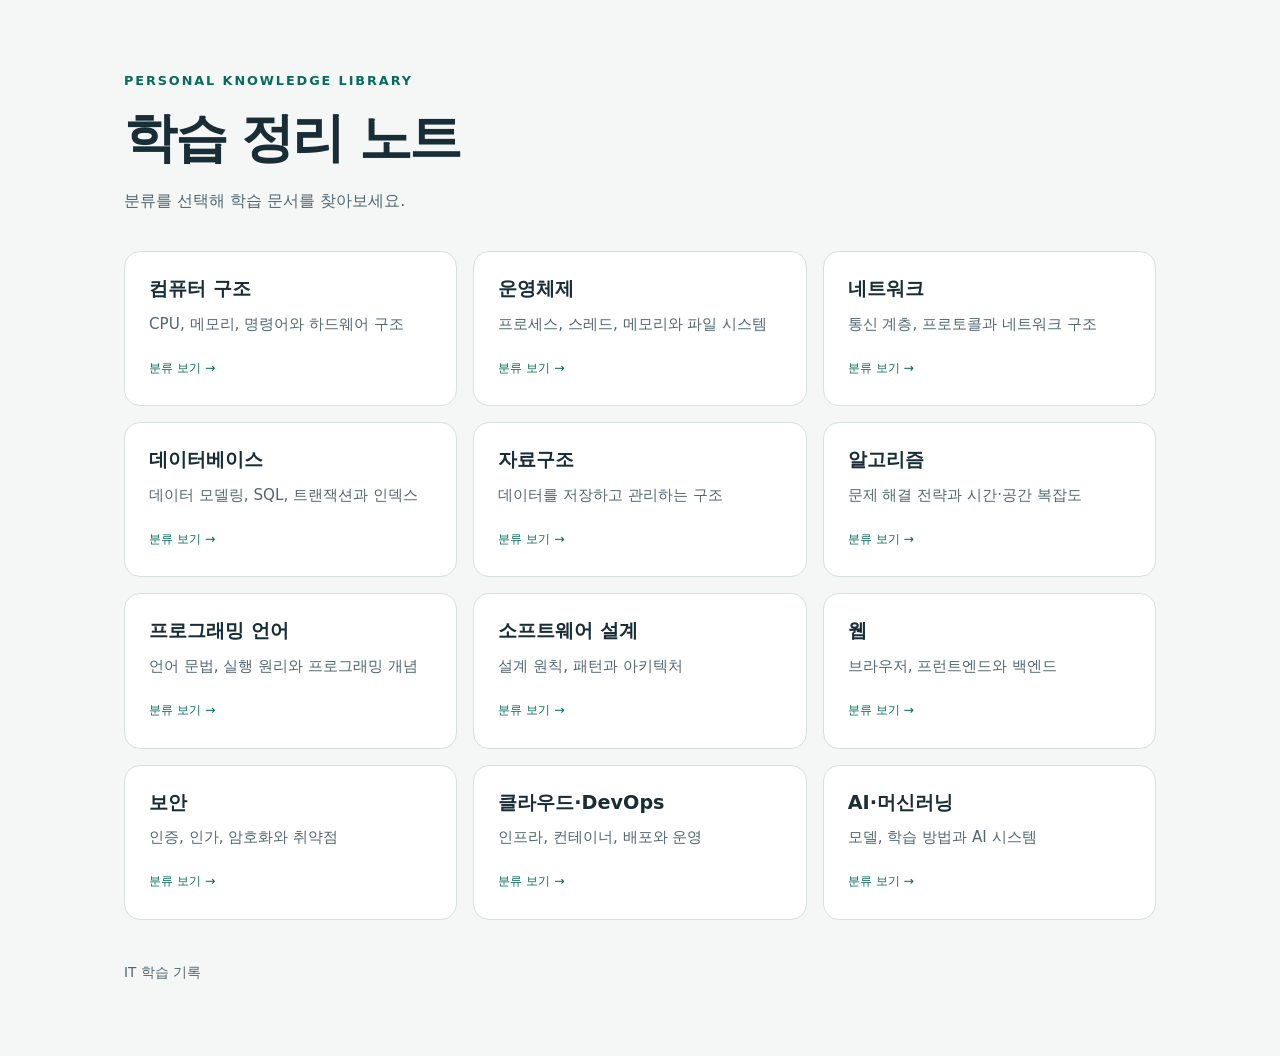
<file: index.html>
<!doctype html>
<html lang="ko">
<head>
  <meta charset="utf-8">
  <meta name="viewport" content="width=device-width, initial-scale=1">
  <meta name="description" content="전체 학습 목록 — IT 학습 기록">
  <title>전체 학습 목록 | IT 학습 기록</title>
  <link rel="stylesheet" href="assets/style.css">
</head>
<body>
<main id="main">
<header><p class="eyebrow">PERSONAL KNOWLEDGE LIBRARY</p><h1>학습 정리 노트</h1><p class="lead">분류를 선택해 학습 문서를 찾아보세요.</p></header>
<section aria-label="IT 학습 분류" class="grid">
<a class="card" href="topics/computer-architecture/index.html"><h2>컴퓨터 구조</h2><p>CPU, 메모리, 명령어와 하드웨어 구조</p><span class="badge">분류 보기 →</span></a>
<a class="card" href="topics/operating-systems/index.html"><h2>운영체제</h2><p>프로세스, 스레드, 메모리와 파일 시스템</p><span class="badge">분류 보기 →</span></a>
<a class="card" href="topics/networks/index.html"><h2>네트워크</h2><p>통신 계층, 프로토콜과 네트워크 구조</p><span class="badge">분류 보기 →</span></a>
<a class="card" href="topics/databases/index.html"><h2>데이터베이스</h2><p>데이터 모델링, SQL, 트랜잭션과 인덱스</p><span class="badge">분류 보기 →</span></a>
<a class="card" href="topics/data-structures/index.html"><h2>자료구조</h2><p>데이터를 저장하고 관리하는 구조</p><span class="badge">분류 보기 →</span></a>
<a class="card" href="topics/algorithms/index.html"><h2>알고리즘</h2><p>문제 해결 전략과 시간·공간 복잡도</p><span class="badge">분류 보기 →</span></a>
<a class="card" href="topics/programming/index.html"><h2>프로그래밍 언어</h2><p>언어 문법, 실행 원리와 프로그래밍 개념</p><span class="badge">분류 보기 →</span></a>
<a class="card" href="topics/software-design/index.html"><h2>소프트웨어 설계</h2><p>설계 원칙, 패턴과 아키텍처</p><span class="badge">분류 보기 →</span></a>
<a class="card" href="topics/web/index.html"><h2>웹</h2><p>브라우저, 프런트엔드와 백엔드</p><span class="badge">분류 보기 →</span></a>
<a class="card" href="topics/security/index.html"><h2>보안</h2><p>인증, 인가, 암호화와 취약점</p><span class="badge">분류 보기 →</span></a>
<a class="card" href="topics/cloud-devops/index.html"><h2>클라우드·DevOps</h2><p>인프라, 컨테이너, 배포와 운영</p><span class="badge">분류 보기 →</span></a>
<a class="card" href="topics/ai-ml/index.html"><h2>AI·머신러닝</h2><p>모델, 학습 방법과 AI 시스템</p><span class="badge">분류 보기 →</span></a>
</section>
<footer>IT 학습 기록</footer>
</main>
</body>
</html>
</file>
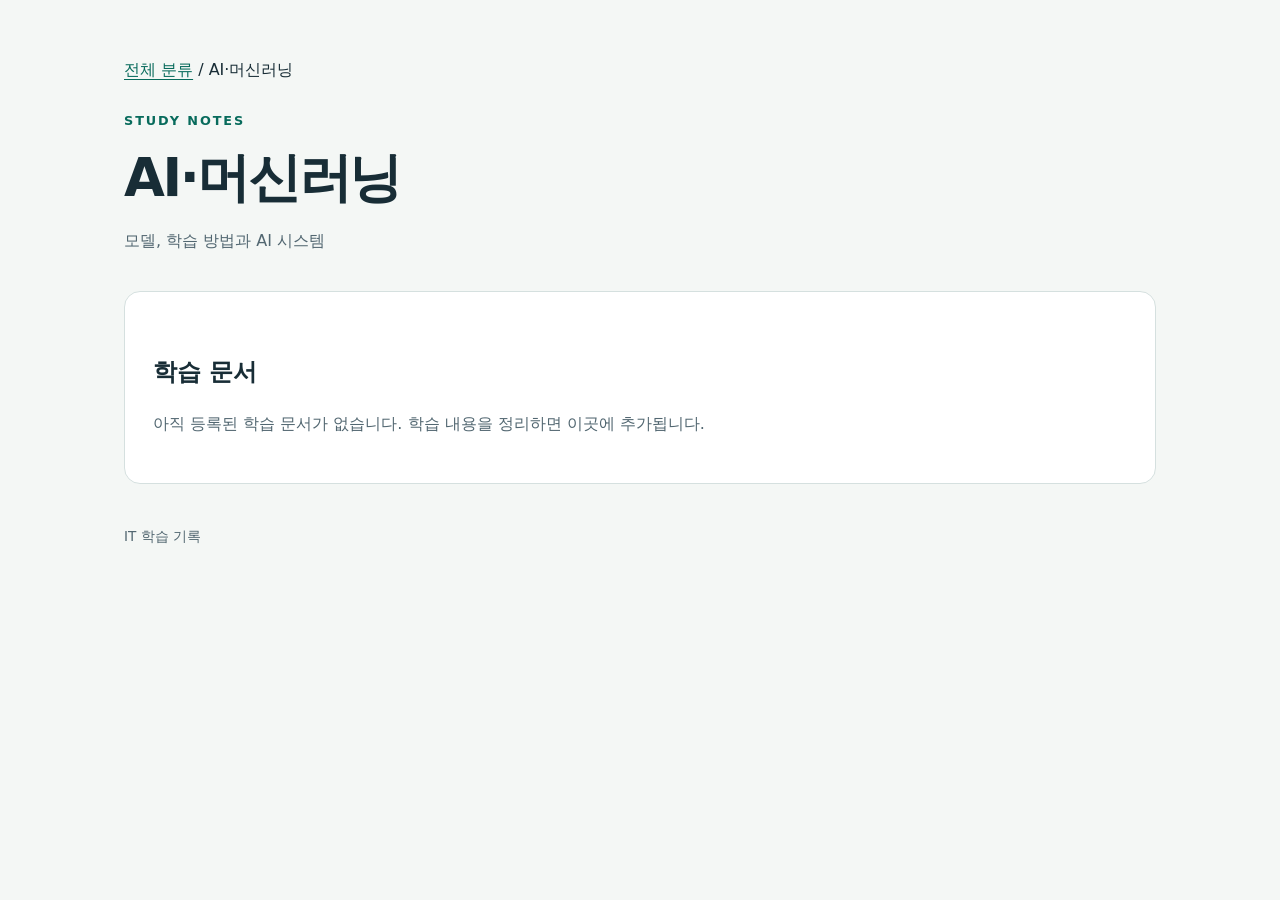
<file: topics/ai-ml/index.html>
<!doctype html>
<html lang="ko">
<head>
  <meta charset="utf-8">
  <meta name="viewport" content="width=device-width, initial-scale=1">
  <meta name="description" content="AI·머신러닝 — IT 학습 기록">
  <title>AI·머신러닝 | IT 학습 기록</title>
  <link rel="stylesheet" href="../../assets/style.css">
</head>
<body>
<main id="main">
<nav aria-label="경로"><a href="../../index.html">전체 분류</a> / AI·머신러닝</nav>
<header><p class="eyebrow">STUDY NOTES</p><h1>AI·머신러닝</h1><p class="lead">모델, 학습 방법과 AI 시스템</p></header>
<section class="panel" aria-labelledby="notes-title">
<h2 id="notes-title">학습 문서</h2>
<!-- 학습 문서를 추가하면 이 영역을 문서 링크 목록으로 갱신합니다. -->
<p class="muted">아직 등록된 학습 문서가 없습니다. 학습 내용을 정리하면 이곳에 추가됩니다.</p>
</section>
<footer>IT 학습 기록</footer>
</main>
</body>
</html>
</file>
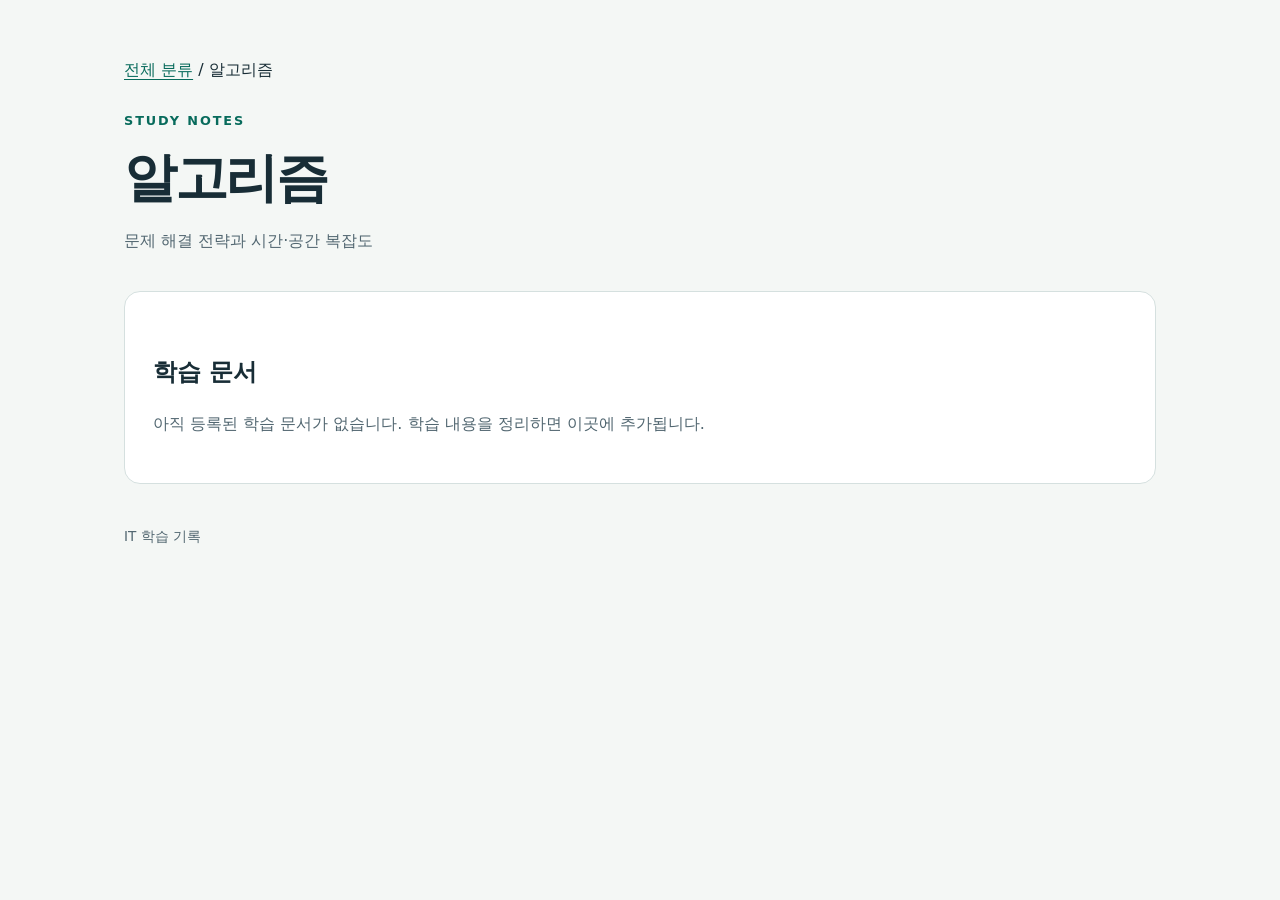
<file: topics/algorithms/index.html>
<!doctype html>
<html lang="ko">
<head>
  <meta charset="utf-8">
  <meta name="viewport" content="width=device-width, initial-scale=1">
  <meta name="description" content="알고리즘 — IT 학습 기록">
  <title>알고리즘 | IT 학습 기록</title>
  <link rel="stylesheet" href="../../assets/style.css">
</head>
<body>
<main id="main">
<nav aria-label="경로"><a href="../../index.html">전체 분류</a> / 알고리즘</nav>
<header><p class="eyebrow">STUDY NOTES</p><h1>알고리즘</h1><p class="lead">문제 해결 전략과 시간·공간 복잡도</p></header>
<section class="panel" aria-labelledby="notes-title">
<h2 id="notes-title">학습 문서</h2>
<!-- 학습 문서를 추가하면 이 영역을 문서 링크 목록으로 갱신합니다. -->
<p class="muted">아직 등록된 학습 문서가 없습니다. 학습 내용을 정리하면 이곳에 추가됩니다.</p>
</section>
<footer>IT 학습 기록</footer>
</main>
</body>
</html>
</file>
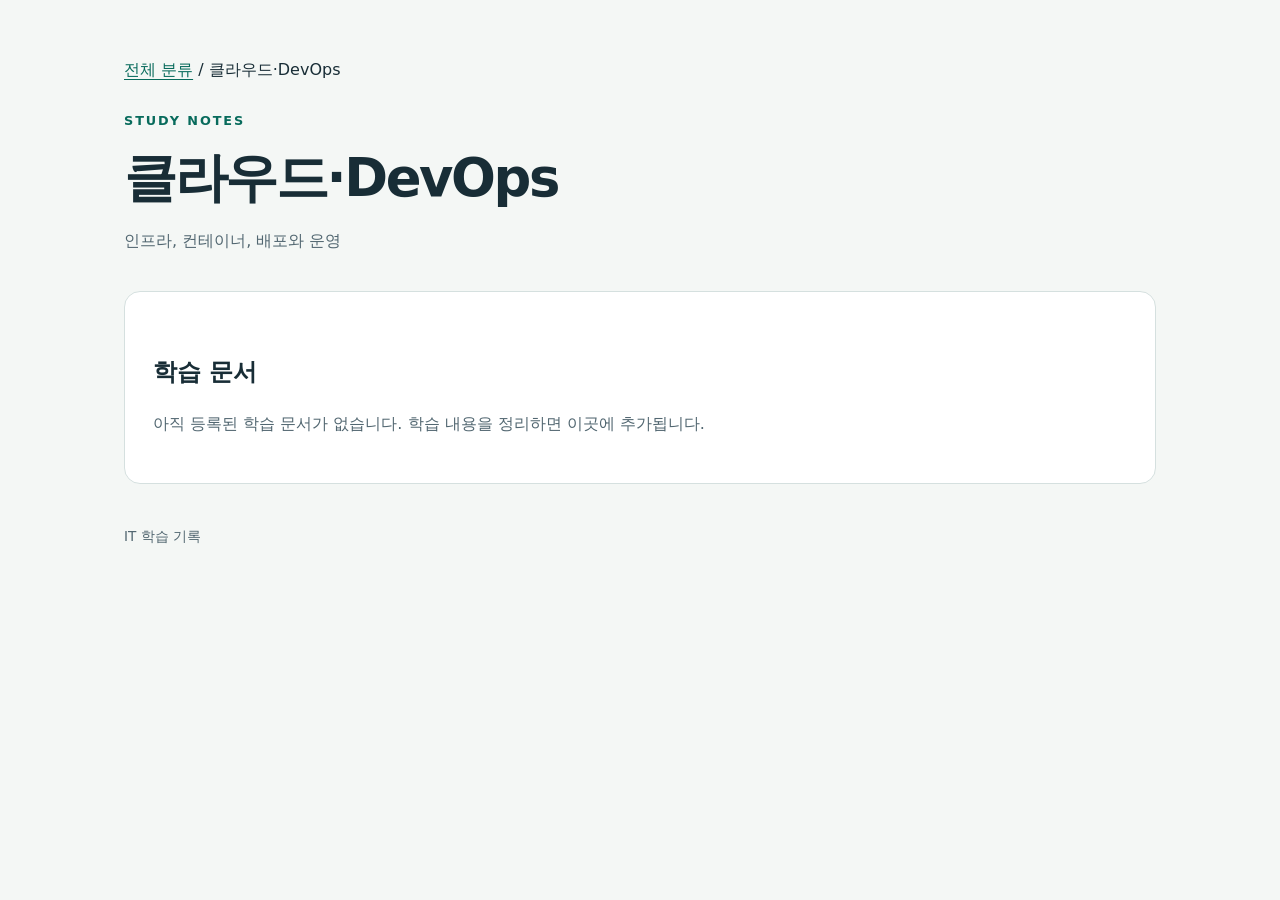
<file: topics/cloud-devops/index.html>
<!doctype html>
<html lang="ko">
<head>
  <meta charset="utf-8">
  <meta name="viewport" content="width=device-width, initial-scale=1">
  <meta name="description" content="클라우드·DevOps — IT 학습 기록">
  <title>클라우드·DevOps | IT 학습 기록</title>
  <link rel="stylesheet" href="../../assets/style.css">
</head>
<body>
<main id="main">
<nav aria-label="경로"><a href="../../index.html">전체 분류</a> / 클라우드·DevOps</nav>
<header><p class="eyebrow">STUDY NOTES</p><h1>클라우드·DevOps</h1><p class="lead">인프라, 컨테이너, 배포와 운영</p></header>
<section class="panel" aria-labelledby="notes-title">
<h2 id="notes-title">학습 문서</h2>
<!-- 학습 문서를 추가하면 이 영역을 문서 링크 목록으로 갱신합니다. -->
<p class="muted">아직 등록된 학습 문서가 없습니다. 학습 내용을 정리하면 이곳에 추가됩니다.</p>
</section>
<footer>IT 학습 기록</footer>
</main>
</body>
</html>
</file>
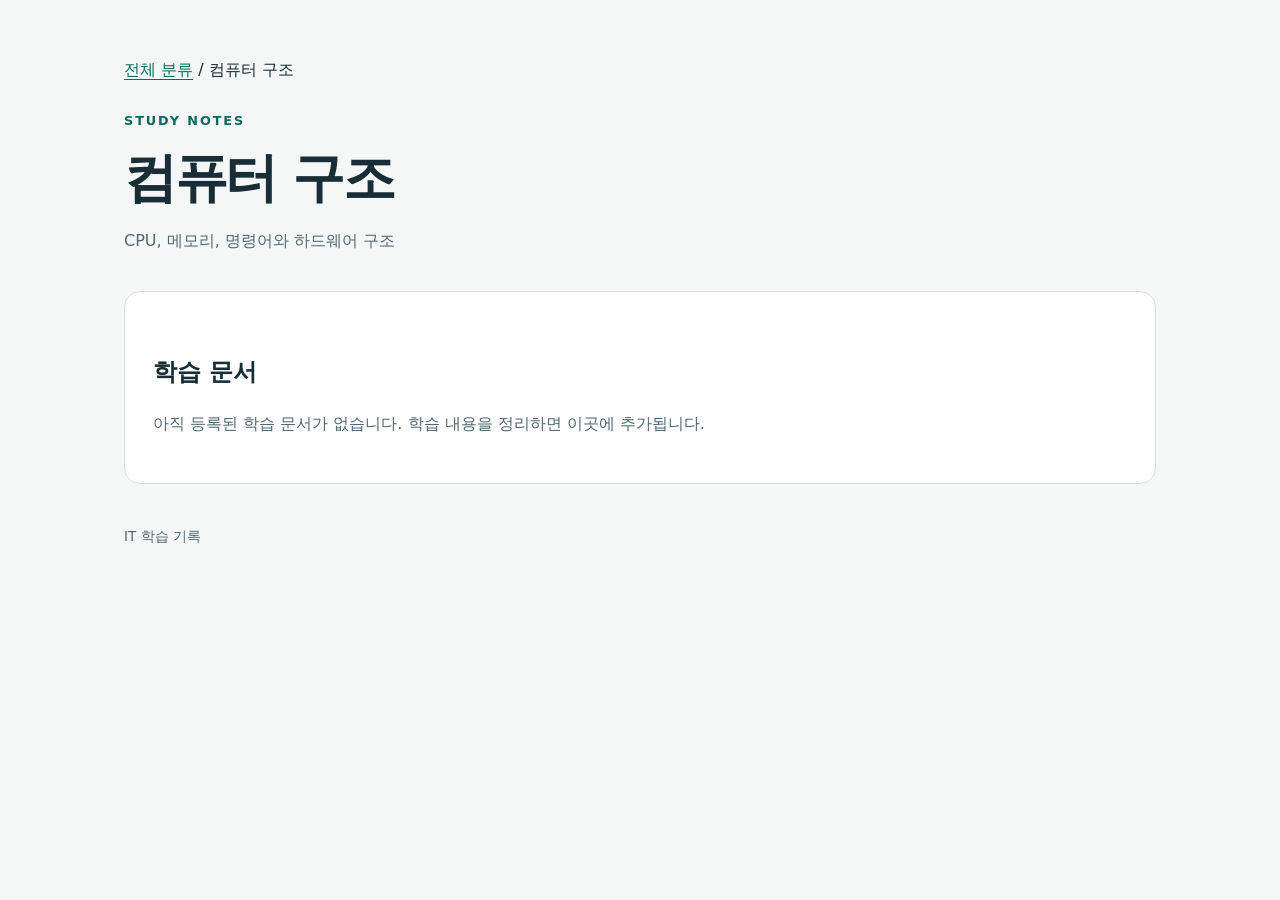
<file: topics/computer-architecture/index.html>
<!doctype html>
<html lang="ko">
<head>
  <meta charset="utf-8">
  <meta name="viewport" content="width=device-width, initial-scale=1">
  <meta name="description" content="컴퓨터 구조 — IT 학습 기록">
  <title>컴퓨터 구조 | IT 학습 기록</title>
  <link rel="stylesheet" href="../../assets/style.css">
</head>
<body>
<main id="main">
<nav aria-label="경로"><a href="../../index.html">전체 분류</a> / 컴퓨터 구조</nav>
<header><p class="eyebrow">STUDY NOTES</p><h1>컴퓨터 구조</h1><p class="lead">CPU, 메모리, 명령어와 하드웨어 구조</p></header>
<section class="panel" aria-labelledby="notes-title">
<h2 id="notes-title">학습 문서</h2>
<!-- 학습 문서를 추가하면 이 영역을 문서 링크 목록으로 갱신합니다. -->
<p class="muted">아직 등록된 학습 문서가 없습니다. 학습 내용을 정리하면 이곳에 추가됩니다.</p>
</section>
<footer>IT 학습 기록</footer>
</main>
</body>
</html>
</file>
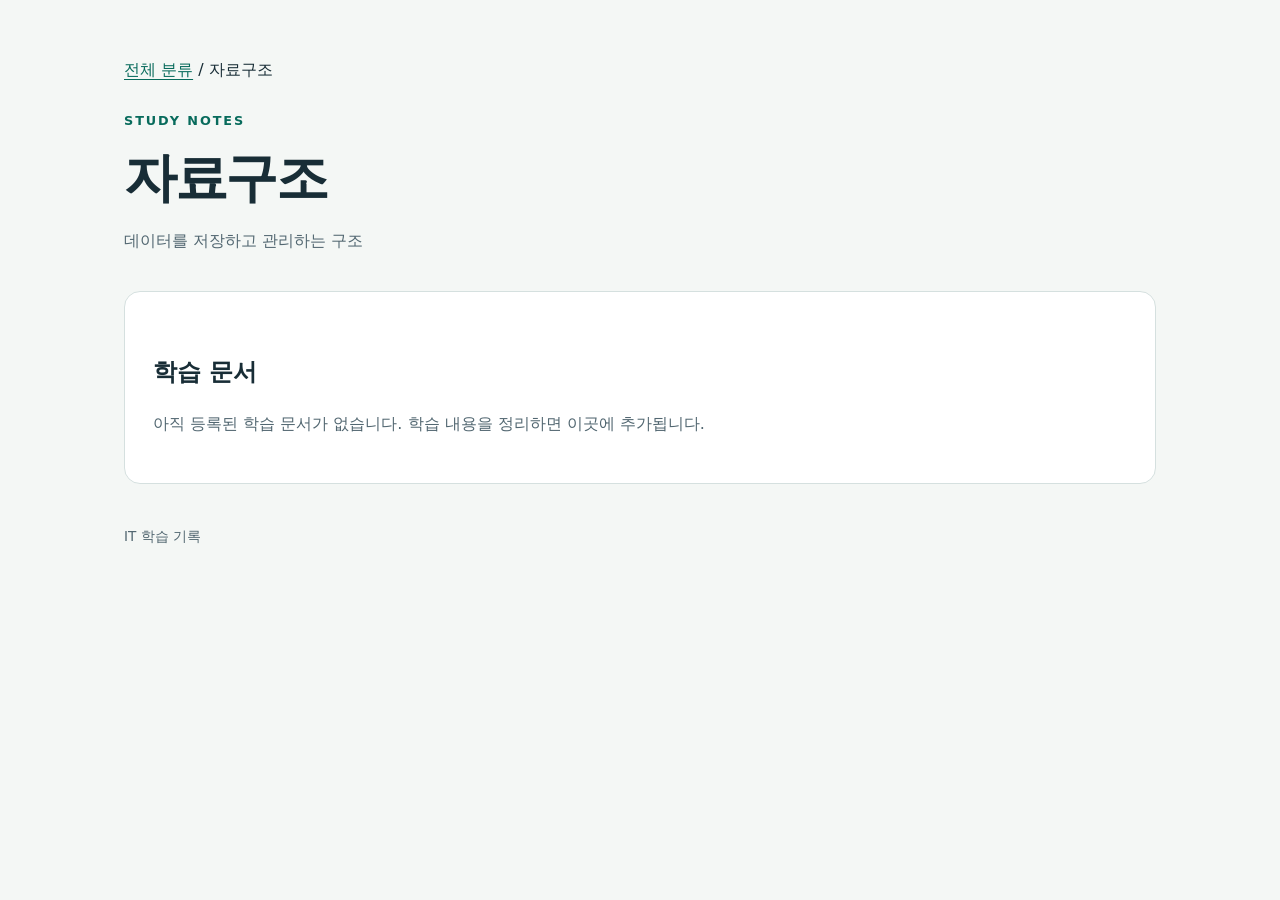
<file: topics/data-structures/index.html>
<!doctype html>
<html lang="ko">
<head>
  <meta charset="utf-8">
  <meta name="viewport" content="width=device-width, initial-scale=1">
  <meta name="description" content="자료구조 — IT 학습 기록">
  <title>자료구조 | IT 학습 기록</title>
  <link rel="stylesheet" href="../../assets/style.css">
</head>
<body>
<main id="main">
<nav aria-label="경로"><a href="../../index.html">전체 분류</a> / 자료구조</nav>
<header><p class="eyebrow">STUDY NOTES</p><h1>자료구조</h1><p class="lead">데이터를 저장하고 관리하는 구조</p></header>
<section class="panel" aria-labelledby="notes-title">
<h2 id="notes-title">학습 문서</h2>
<!-- 학습 문서를 추가하면 이 영역을 문서 링크 목록으로 갱신합니다. -->
<p class="muted">아직 등록된 학습 문서가 없습니다. 학습 내용을 정리하면 이곳에 추가됩니다.</p>
</section>
<footer>IT 학습 기록</footer>
</main>
</body>
</html>
</file>
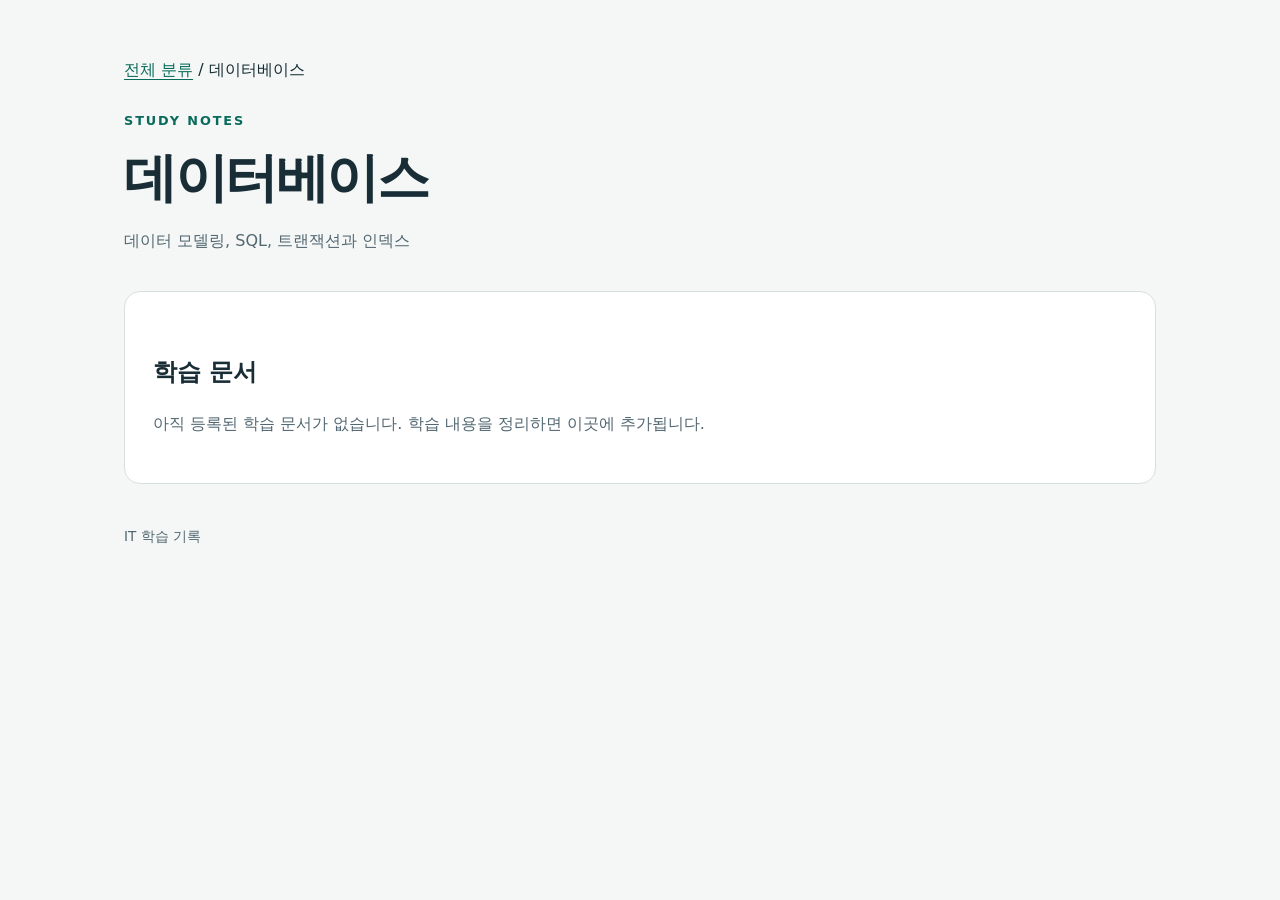
<file: topics/databases/index.html>
<!doctype html>
<html lang="ko">
<head>
  <meta charset="utf-8">
  <meta name="viewport" content="width=device-width, initial-scale=1">
  <meta name="description" content="데이터베이스 — IT 학습 기록">
  <title>데이터베이스 | IT 학습 기록</title>
  <link rel="stylesheet" href="../../assets/style.css">
</head>
<body>
<main id="main">
<nav aria-label="경로"><a href="../../index.html">전체 분류</a> / 데이터베이스</nav>
<header><p class="eyebrow">STUDY NOTES</p><h1>데이터베이스</h1><p class="lead">데이터 모델링, SQL, 트랜잭션과 인덱스</p></header>
<section class="panel" aria-labelledby="notes-title">
<h2 id="notes-title">학습 문서</h2>
<!-- 학습 문서를 추가하면 이 영역을 문서 링크 목록으로 갱신합니다. -->
<p class="muted">아직 등록된 학습 문서가 없습니다. 학습 내용을 정리하면 이곳에 추가됩니다.</p>
</section>
<footer>IT 학습 기록</footer>
</main>
</body>
</html>
</file>
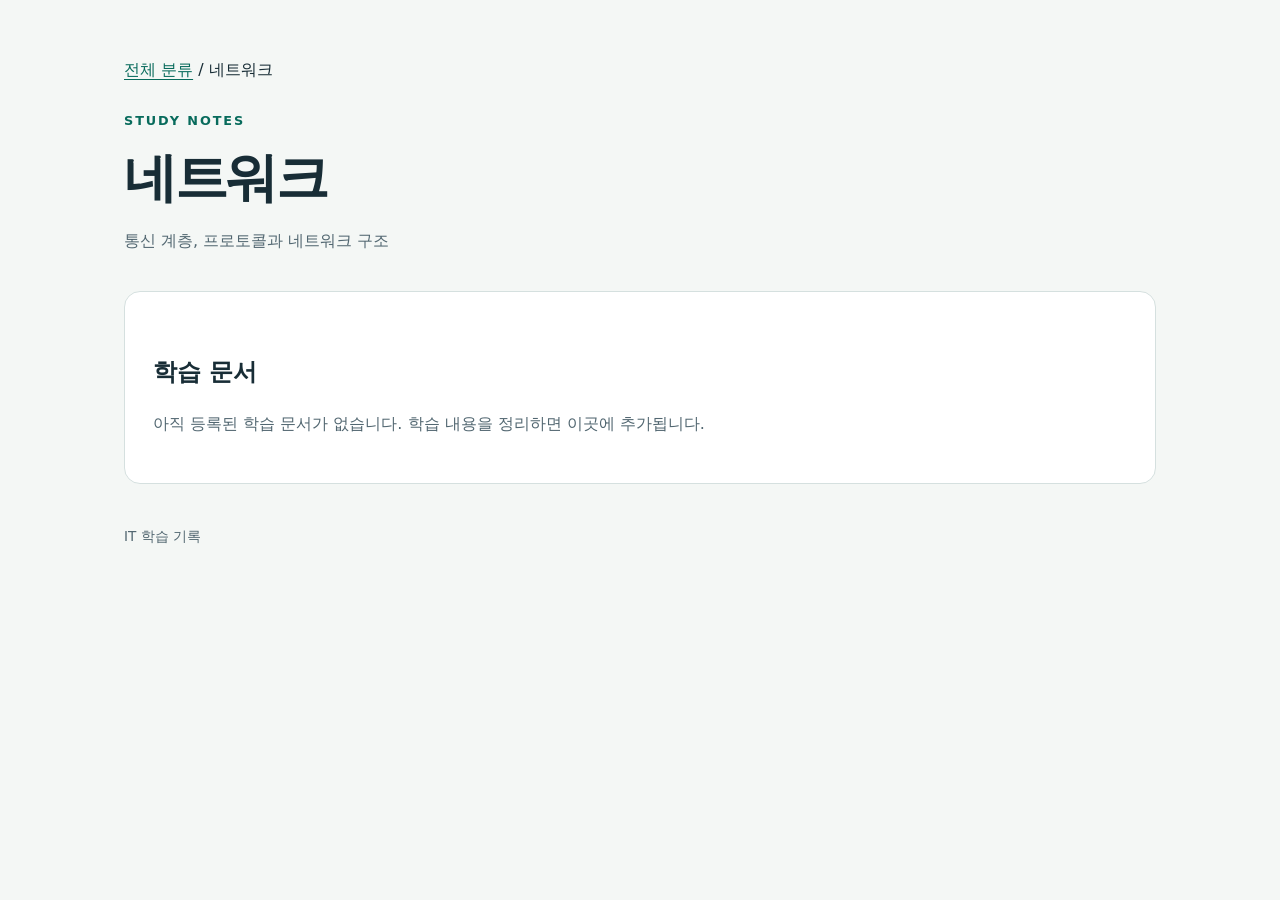
<file: topics/networks/index.html>
<!doctype html>
<html lang="ko">
<head>
  <meta charset="utf-8">
  <meta name="viewport" content="width=device-width, initial-scale=1">
  <meta name="description" content="네트워크 — IT 학습 기록">
  <title>네트워크 | IT 학습 기록</title>
  <link rel="stylesheet" href="../../assets/style.css">
</head>
<body>
<main id="main">
<nav aria-label="경로"><a href="../../index.html">전체 분류</a> / 네트워크</nav>
<header><p class="eyebrow">STUDY NOTES</p><h1>네트워크</h1><p class="lead">통신 계층, 프로토콜과 네트워크 구조</p></header>
<section class="panel" aria-labelledby="notes-title">
<h2 id="notes-title">학습 문서</h2>
<!-- 학습 문서를 추가하면 이 영역을 문서 링크 목록으로 갱신합니다. -->
<p class="muted">아직 등록된 학습 문서가 없습니다. 학습 내용을 정리하면 이곳에 추가됩니다.</p>
</section>
<footer>IT 학습 기록</footer>
</main>
</body>
</html>
</file>
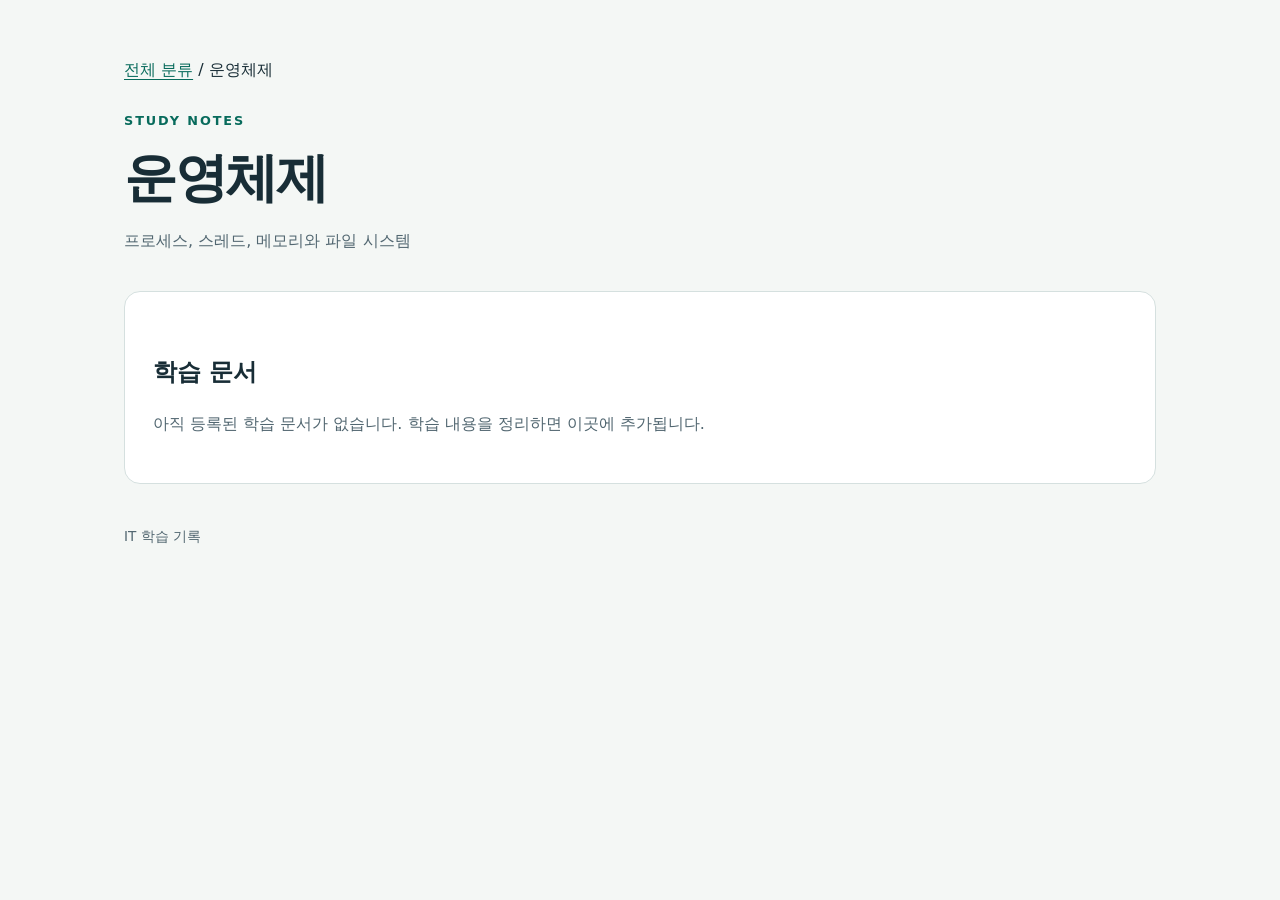
<file: topics/operating-systems/index.html>
<!doctype html>
<html lang="ko">
<head>
  <meta charset="utf-8">
  <meta name="viewport" content="width=device-width, initial-scale=1">
  <meta name="description" content="운영체제 — IT 학습 기록">
  <title>운영체제 | IT 학습 기록</title>
  <link rel="stylesheet" href="../../assets/style.css">
</head>
<body>
<main id="main">
<nav aria-label="경로"><a href="../../index.html">전체 분류</a> / 운영체제</nav>
<header><p class="eyebrow">STUDY NOTES</p><h1>운영체제</h1><p class="lead">프로세스, 스레드, 메모리와 파일 시스템</p></header>
<section class="panel" aria-labelledby="notes-title">
<h2 id="notes-title">학습 문서</h2>
<!-- 학습 문서를 추가하면 이 영역을 문서 링크 목록으로 갱신합니다. -->
<p class="muted">아직 등록된 학습 문서가 없습니다. 학습 내용을 정리하면 이곳에 추가됩니다.</p>
</section>
<footer>IT 학습 기록</footer>
</main>
</body>
</html>
</file>
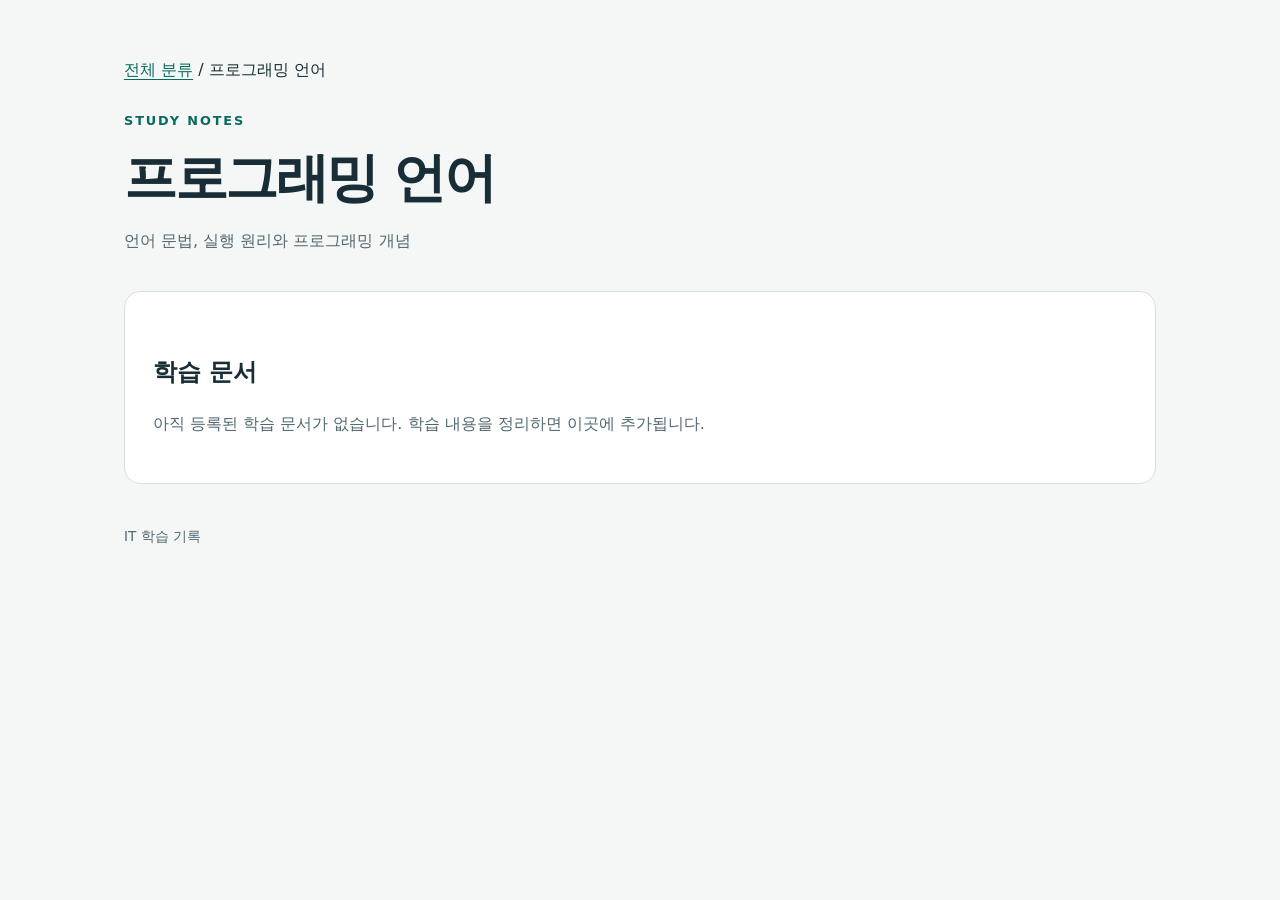
<file: topics/programming/index.html>
<!doctype html>
<html lang="ko">
<head>
  <meta charset="utf-8">
  <meta name="viewport" content="width=device-width, initial-scale=1">
  <meta name="description" content="프로그래밍 언어 — IT 학습 기록">
  <title>프로그래밍 언어 | IT 학습 기록</title>
  <link rel="stylesheet" href="../../assets/style.css">
</head>
<body>
<main id="main">
<nav aria-label="경로"><a href="../../index.html">전체 분류</a> / 프로그래밍 언어</nav>
<header><p class="eyebrow">STUDY NOTES</p><h1>프로그래밍 언어</h1><p class="lead">언어 문법, 실행 원리와 프로그래밍 개념</p></header>
<section class="panel" aria-labelledby="notes-title">
<h2 id="notes-title">학습 문서</h2>
<!-- 학습 문서를 추가하면 이 영역을 문서 링크 목록으로 갱신합니다. -->
<p class="muted">아직 등록된 학습 문서가 없습니다. 학습 내용을 정리하면 이곳에 추가됩니다.</p>
</section>
<footer>IT 학습 기록</footer>
</main>
</body>
</html>
</file>
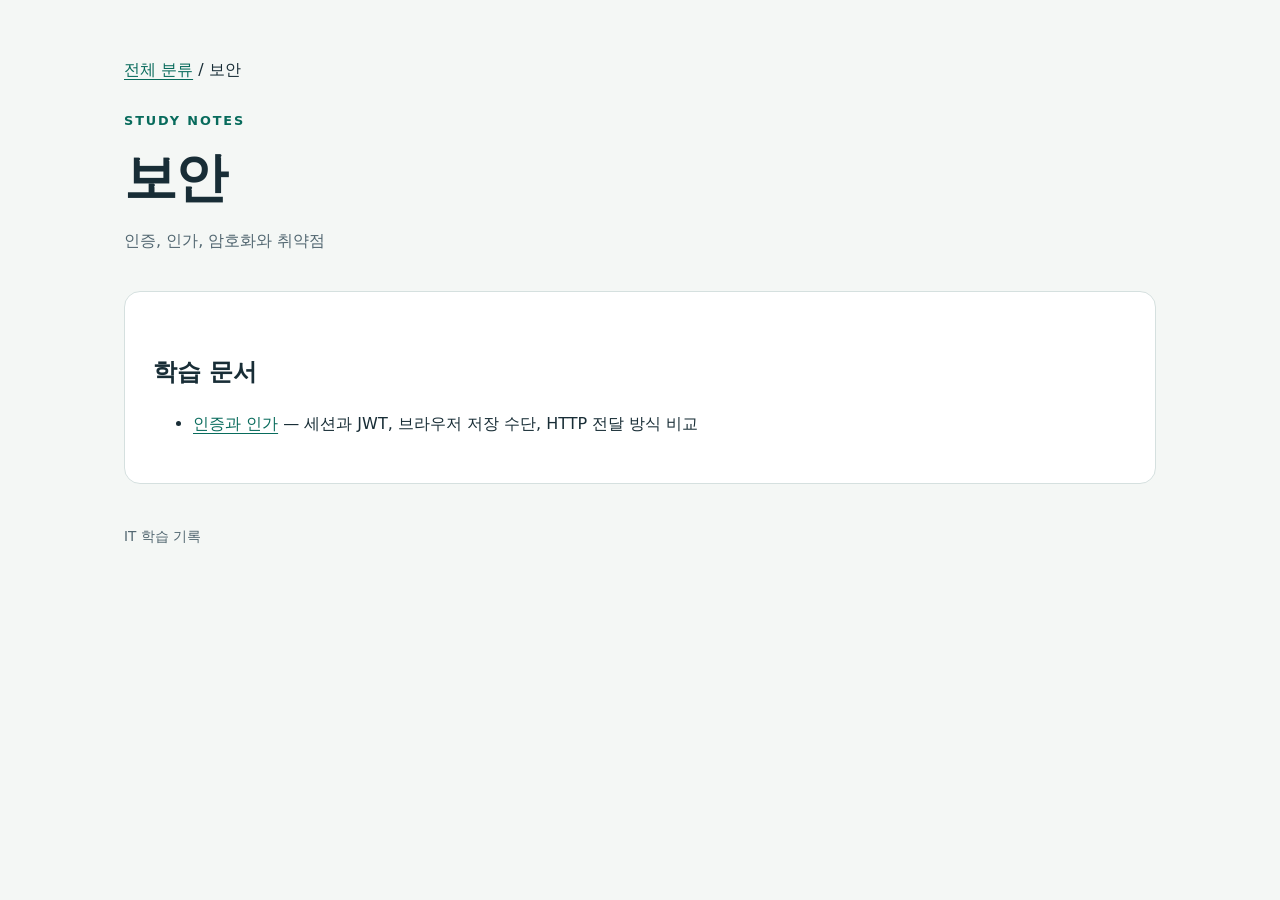
<file: topics/security/index.html>
<!doctype html>
<html lang="ko">
<head>
  <meta charset="utf-8">
  <meta name="viewport" content="width=device-width, initial-scale=1">
  <meta name="description" content="보안 — IT 학습 기록">
  <title>보안 | IT 학습 기록</title>
  <link rel="stylesheet" href="../../assets/style.css">
</head>
<body>
<main id="main">
<nav aria-label="경로"><a href="../../index.html">전체 분류</a> / 보안</nav>
<header><p class="eyebrow">STUDY NOTES</p><h1>보안</h1><p class="lead">인증, 인가, 암호화와 취약점</p></header>
<section class="panel" aria-labelledby="notes-title">
<h2 id="notes-title">학습 문서</h2>
<ul>
  <li><a href="authentication-authorization.html">인증과 인가</a> — 세션과 JWT, 브라우저 저장 수단, HTTP 전달 방식 비교</li>
</ul>
</section>
<footer>IT 학습 기록</footer>
</main>
</body>
</html>
</file>
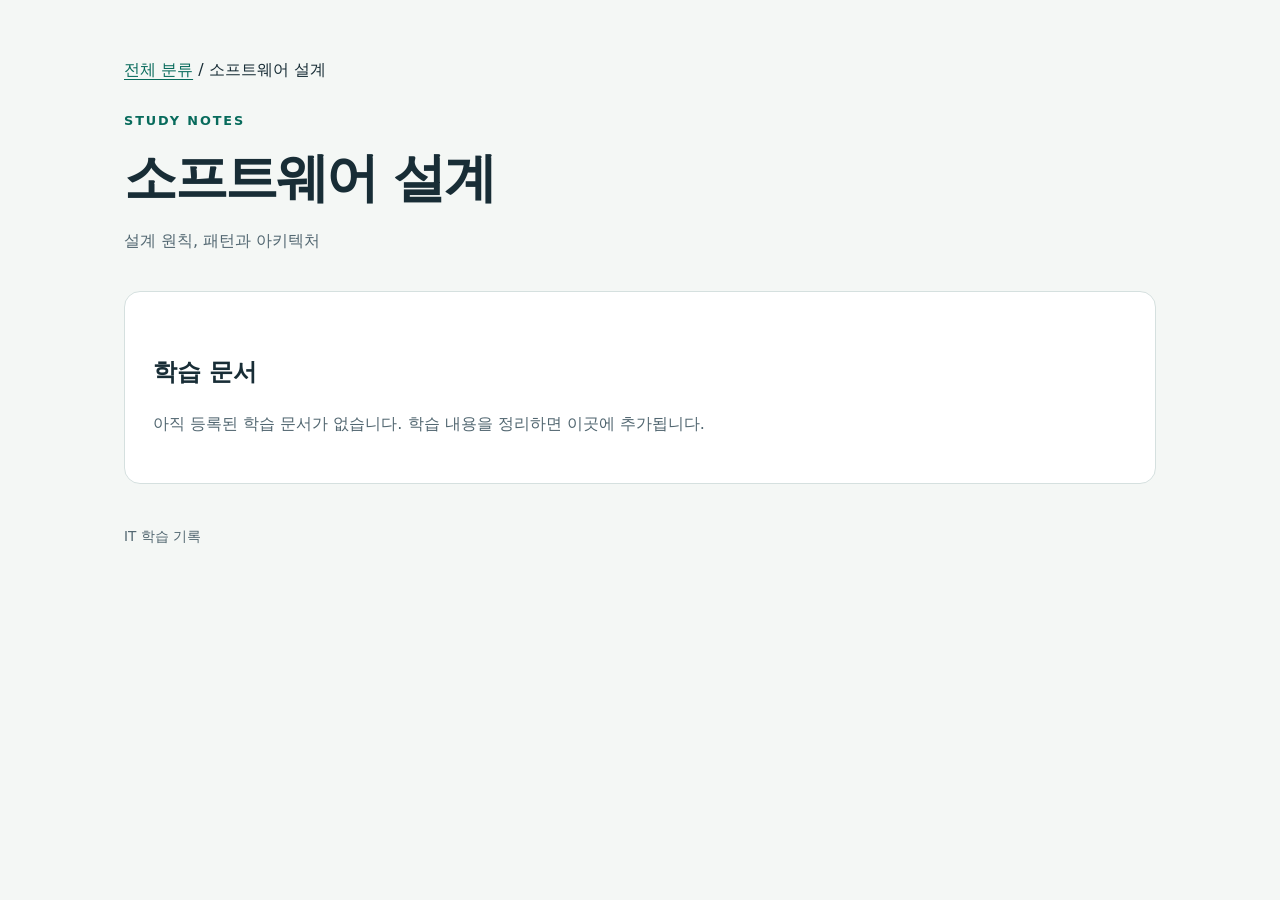
<file: topics/software-design/index.html>
<!doctype html>
<html lang="ko">
<head>
  <meta charset="utf-8">
  <meta name="viewport" content="width=device-width, initial-scale=1">
  <meta name="description" content="소프트웨어 설계 — IT 학습 기록">
  <title>소프트웨어 설계 | IT 학습 기록</title>
  <link rel="stylesheet" href="../../assets/style.css">
</head>
<body>
<main id="main">
<nav aria-label="경로"><a href="../../index.html">전체 분류</a> / 소프트웨어 설계</nav>
<header><p class="eyebrow">STUDY NOTES</p><h1>소프트웨어 설계</h1><p class="lead">설계 원칙, 패턴과 아키텍처</p></header>
<section class="panel" aria-labelledby="notes-title">
<h2 id="notes-title">학습 문서</h2>
<!-- 학습 문서를 추가하면 이 영역을 문서 링크 목록으로 갱신합니다. -->
<p class="muted">아직 등록된 학습 문서가 없습니다. 학습 내용을 정리하면 이곳에 추가됩니다.</p>
</section>
<footer>IT 학습 기록</footer>
</main>
</body>
</html>
</file>
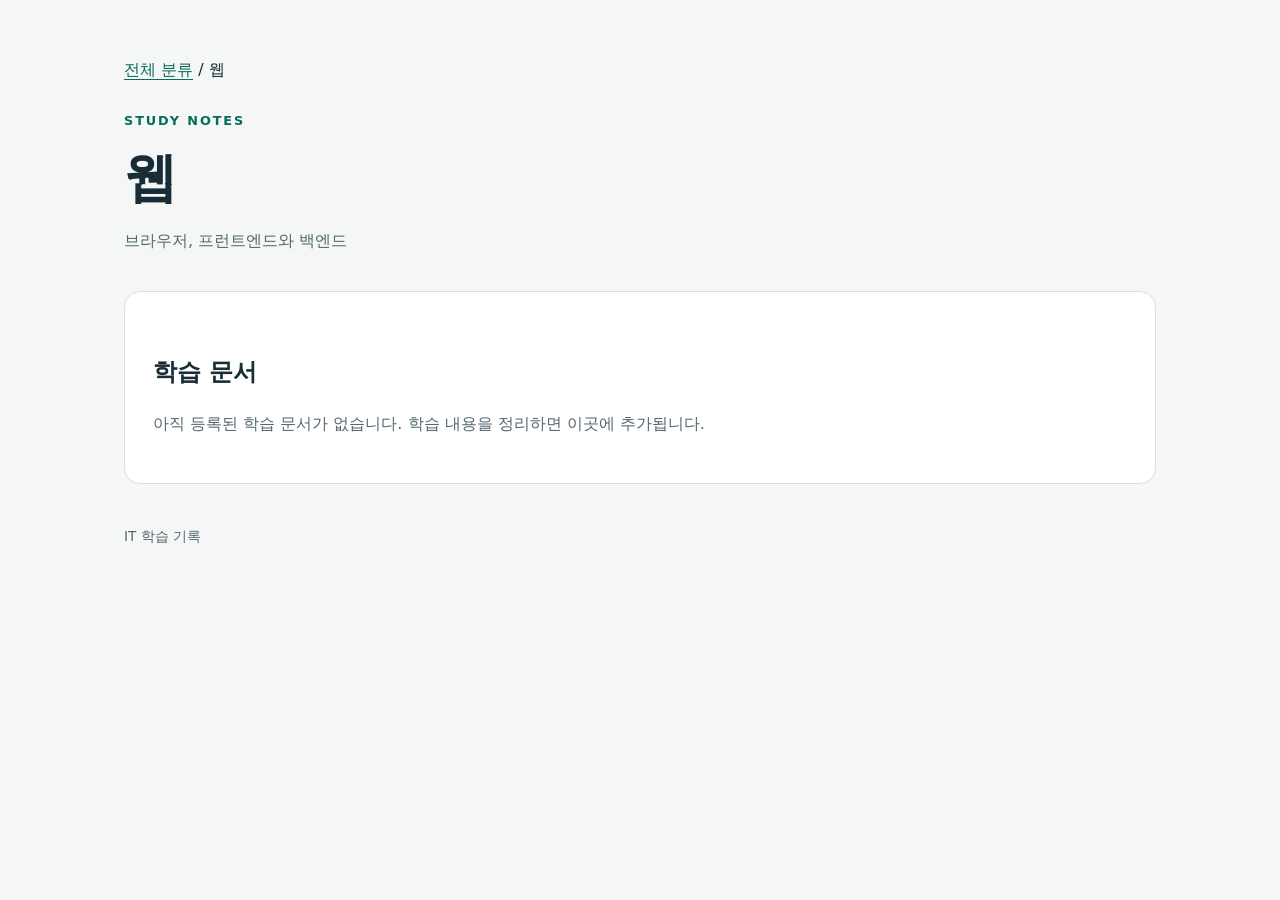
<file: topics/web/index.html>
<!doctype html>
<html lang="ko">
<head>
  <meta charset="utf-8">
  <meta name="viewport" content="width=device-width, initial-scale=1">
  <meta name="description" content="웹 — IT 학습 기록">
  <title>웹 | IT 학습 기록</title>
  <link rel="stylesheet" href="../../assets/style.css">
</head>
<body>
<main id="main">
<nav aria-label="경로"><a href="../../index.html">전체 분류</a> / 웹</nav>
<header><p class="eyebrow">STUDY NOTES</p><h1>웹</h1><p class="lead">브라우저, 프런트엔드와 백엔드</p></header>
<section class="panel" aria-labelledby="notes-title">
<h2 id="notes-title">학습 문서</h2>
<!-- 학습 문서를 추가하면 이 영역을 문서 링크 목록으로 갱신합니다. -->
<p class="muted">아직 등록된 학습 문서가 없습니다. 학습 내용을 정리하면 이곳에 추가됩니다.</p>
</section>
<footer>IT 학습 기록</footer>
</main>
</body>
</html>
</file>
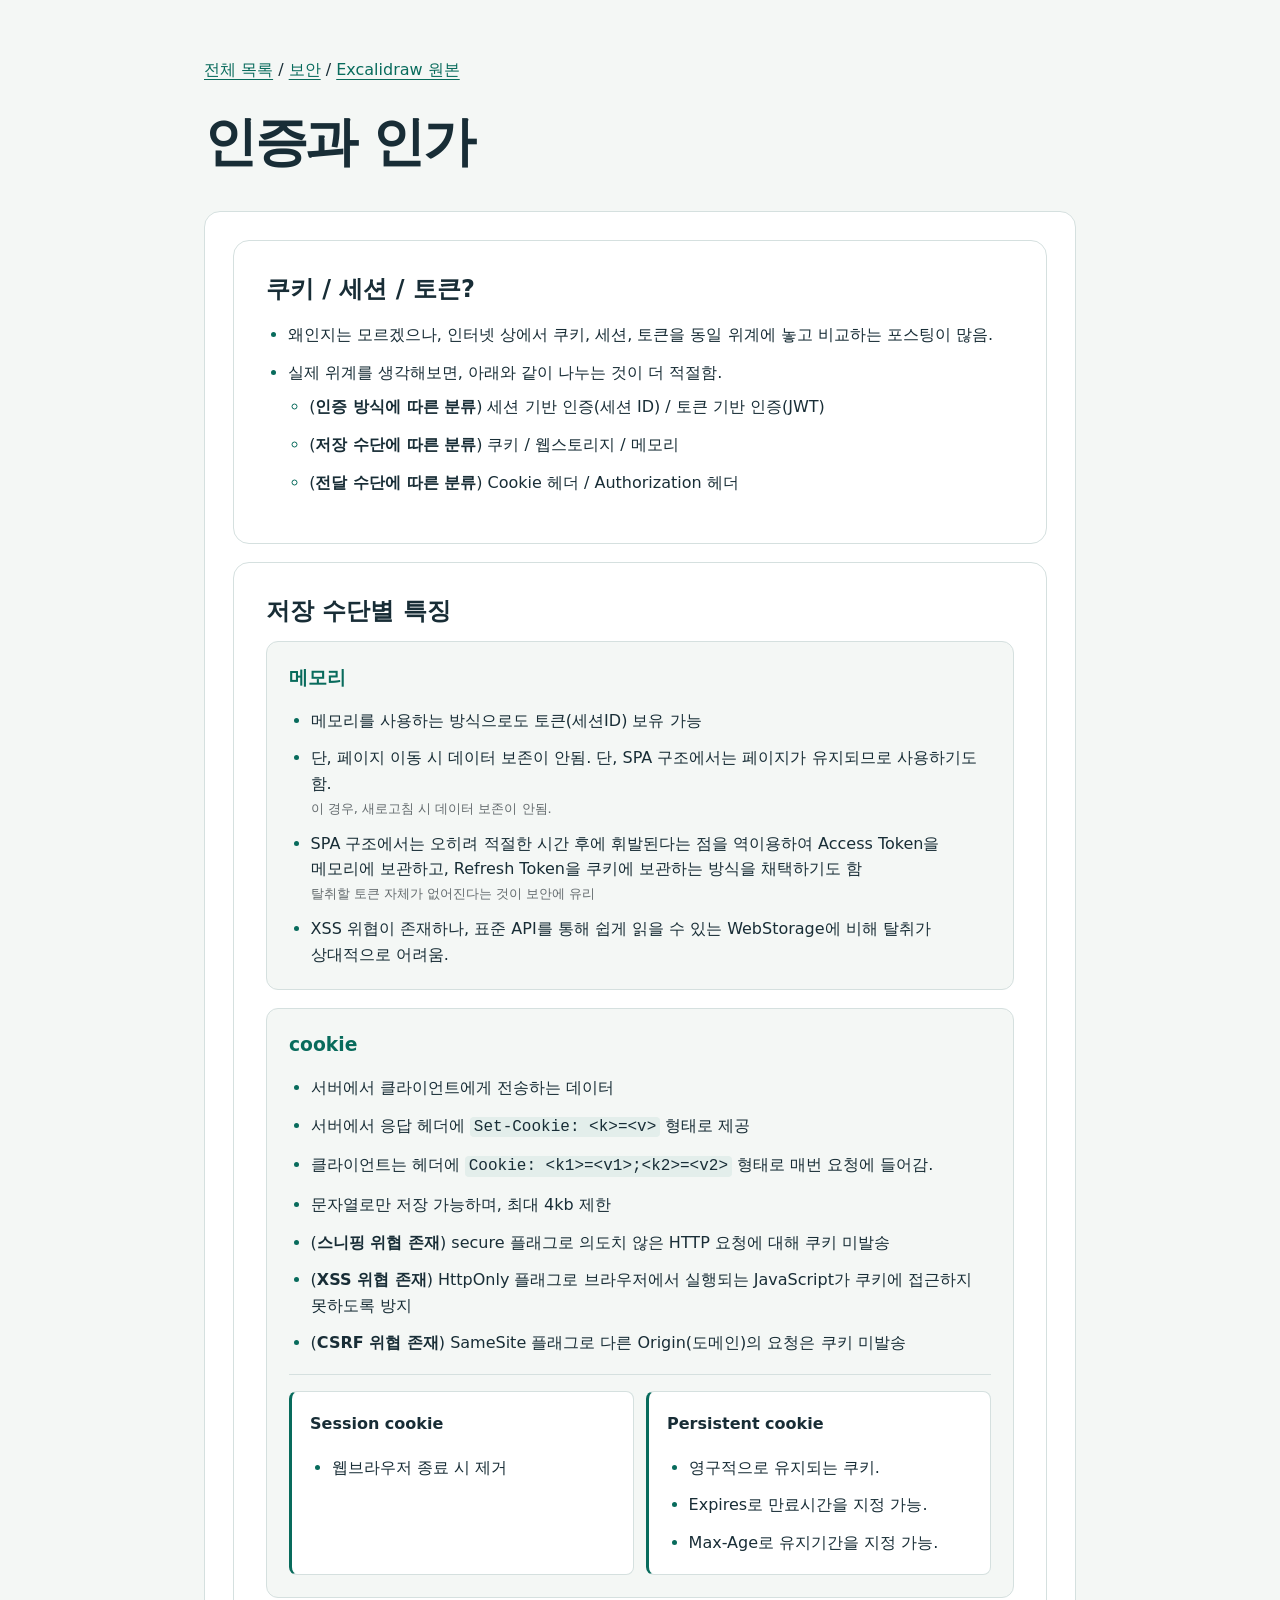
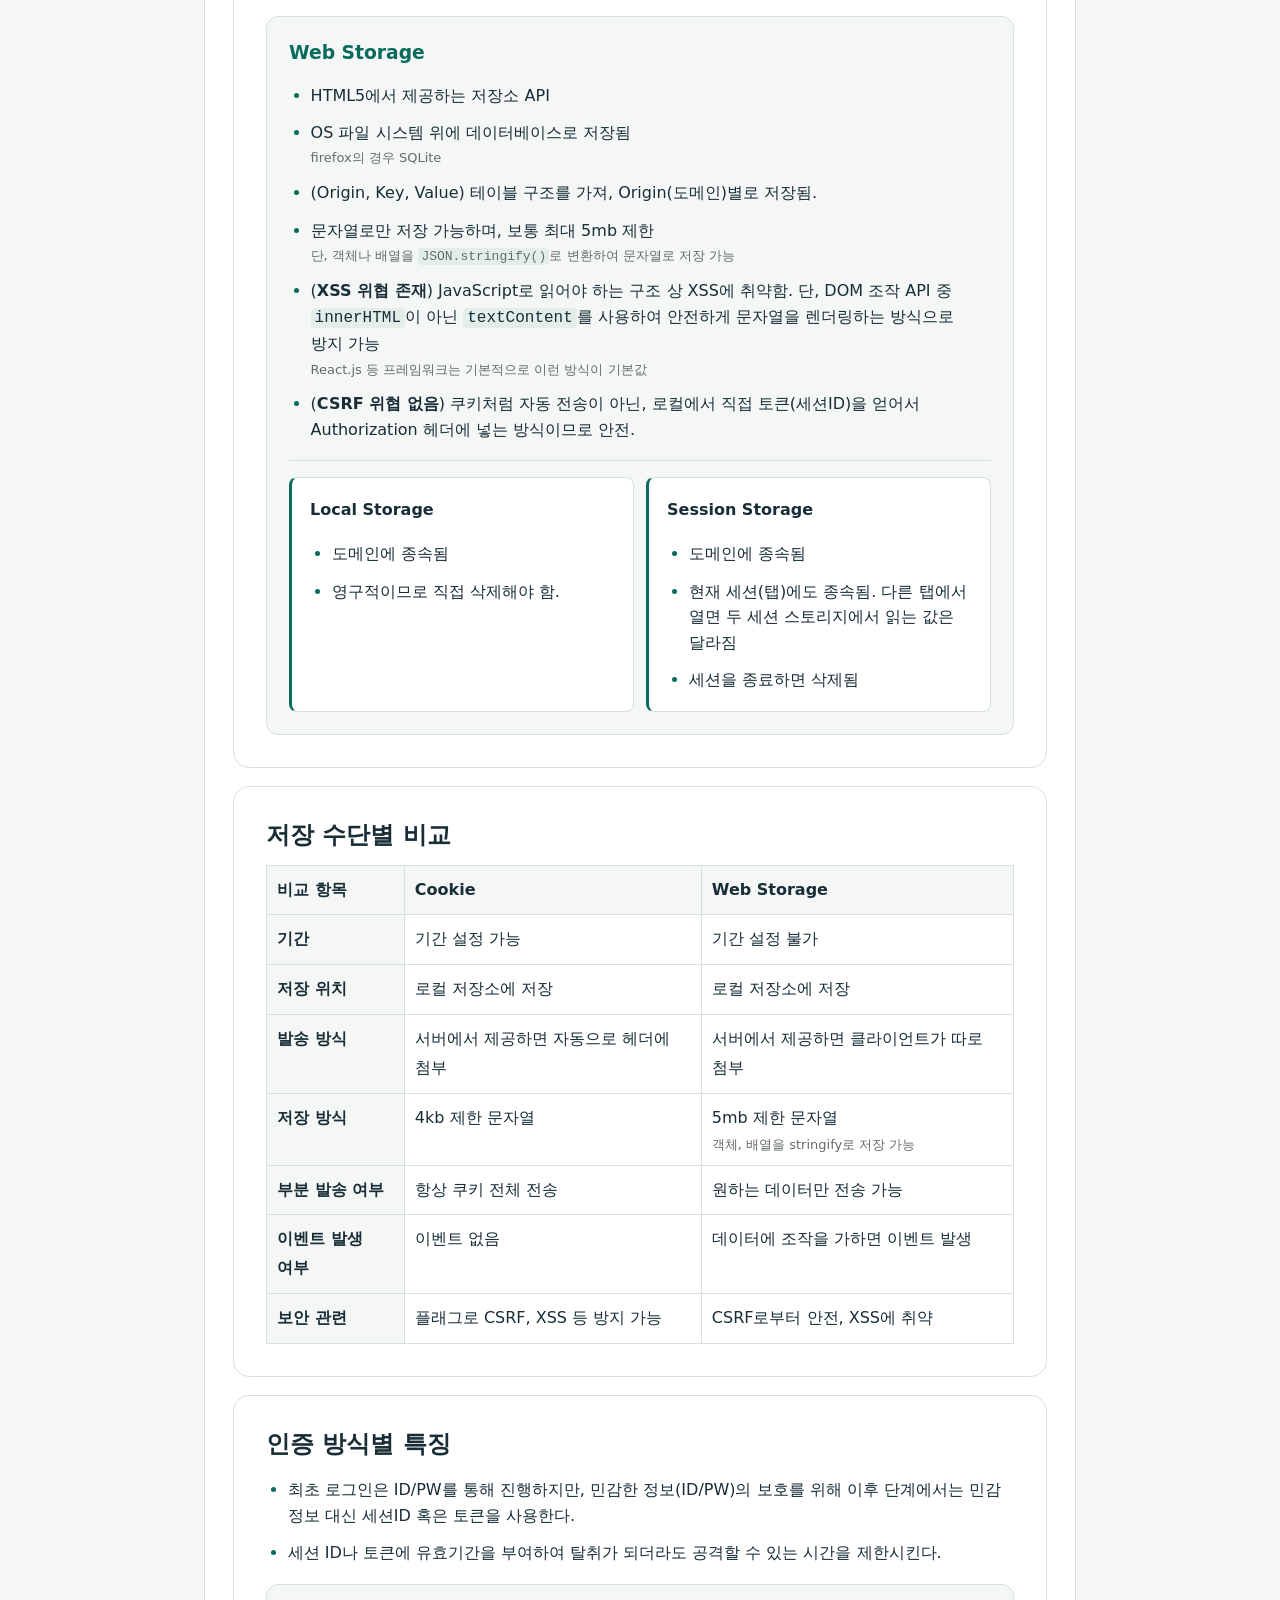
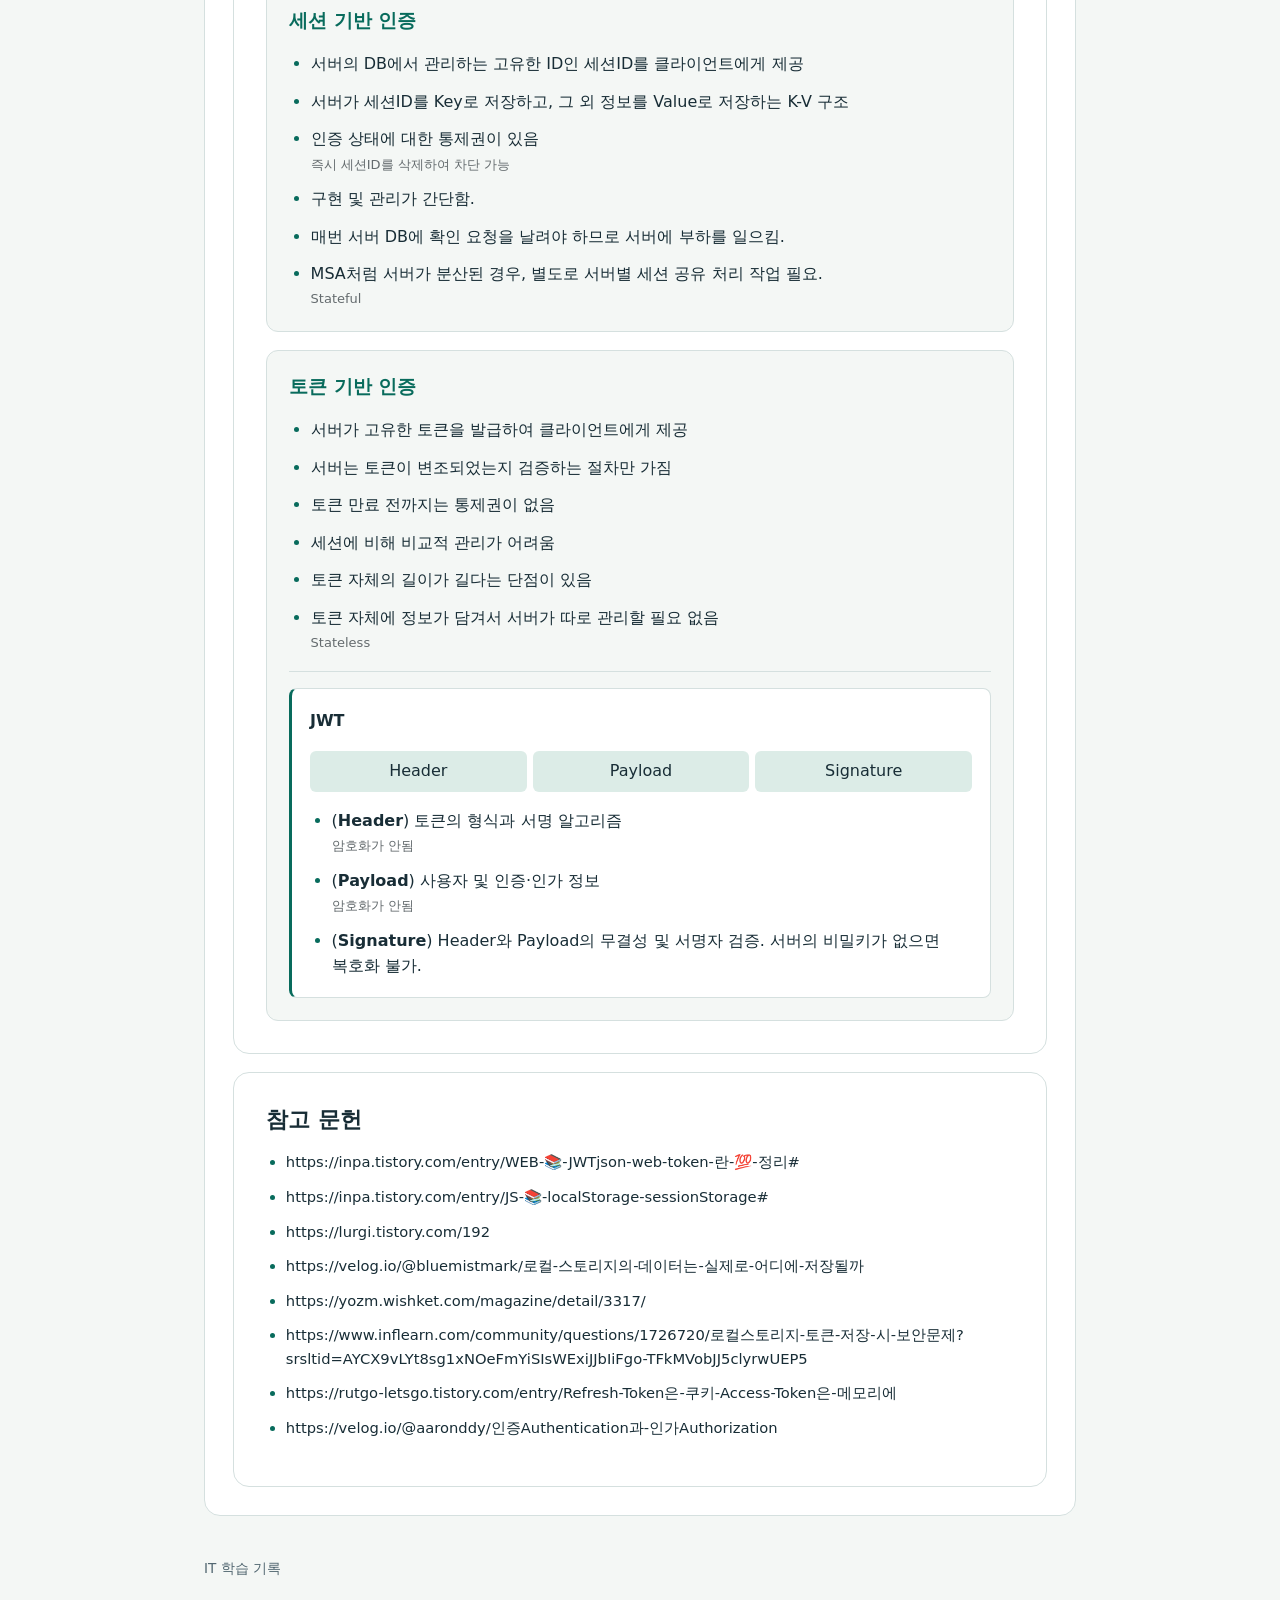
<file: topics/security/authentication-authorization.html>
<!doctype html>
<html lang="ko">
<head>
  <meta charset="utf-8">
  <meta name="viewport" content="width=device-width, initial-scale=1">
  <meta name="description" content="인증과 인가 Excalidraw 학습 노트">
  <title>인증과 인가 | IT 학습 기록</title>
  <link rel="stylesheet" href="../../assets/style.css">
  <style>
    main { max-width: 920px; }
    .board, .storage, .lower, .pair {
      display: grid;
      grid-template-columns: minmax(0, 1fr);
      gap: 18px;
    }
    .board > .panel, .lower > .panel { padding: clamp(16px, 4vw, 32px); }
    .board h2, .board h3, .board h4 { margin: 0 0 12px; }
    .board ul { padding-inline-start: 1.35em; list-style-type: disc; line-height: 1.6; }
    .board ul ul { margin-top: .55em; list-style-type: circle; }
    .board ul ul ul { list-style-type: square; }
    .board ul > li + li { margin-top: .75em; }
    .board ul > li::marker { color: var(--accent); }
    .note {
      padding: clamp(14px, 3vw, 22px);
      border: 1px solid var(--line);
      border-radius: 12px;
      background: var(--bg);
    }
    .note :last-child { margin-bottom: 0; }
    .note h3, .note h4 { color: var(--accent); }
    .context { margin-bottom: 18px; }
    .inline-note {
      display: block;
      margin-top: .2em;
      color: #646b6e;
      font-size: .8125em;
      line-height: 1.5;
    }
    .subtopics {
      display: grid;
      grid-template-columns: repeat(auto-fit, minmax(min(100%, 230px), 1fr));
      gap: 12px;
      margin-top: 18px;
      padding-top: 16px;
      border-top: 1px solid var(--line);
    }
    .subtopic {
      padding: clamp(12px, 2vw, 18px);
      border: 1px solid var(--line);
      border-inline-start: 3px solid var(--accent);
      border-radius: 8px;
      background: var(--paper);
    }
    .board .subtopic h4 { color: var(--ink); font-size: 1rem; }
    .comparison-scroll { overflow-x: auto; }
    .comparison-scroll table { display: table; width: 100%; min-width: 30rem; }
    .comparison-scroll th, .comparison-scroll td { padding: 10px; vertical-align: top; }
    .board .jwt-parts {
      display: grid;
      grid-template-columns: repeat(3, minmax(0, 1fr));
      gap: 6px;
      padding: 0;
      list-style: none;
    }
    .board .jwt-parts li {
      margin: 0;
      padding: 6px 3px;
      text-align: center;
      background: #dcece7;
      border-radius: 6px;
    }
    .board code { padding: .08em .25em; border-radius: 4px; background: #e3eeeb; }
    .references { font-size: .92rem; }
  </style>
</head>
<body>
<main>
  <nav aria-label="탐색">
    <a href="../../index.html">전체 목록</a> /
    <a href="index.html">보안</a> /
    <a href="../../sources/security/authentication-authorization.excalidraw">Excalidraw 원본</a>
  </nav>
  <header><h1>인증과 인가</h1></header>
  <article class="board">
    <section class="panel">
      <h2>쿠키 / 세션 / 토큰?</h2>
      <ul><li>왜인지는 모르겠으나, 인터넷 상에서 쿠키, 세션, 토큰을 동일 위계에 놓고 비교하는 포스팅이 많음.</li><li>실제 위계를 생각해보면, 아래와 같이 나누는 것이 더 적절함.<ul><li>(<strong>인증 방식에 따른 분류</strong>) 세션 기반 인증(세션 ID) / 토큰 기반 인증(JWT)</li><li>(<strong>저장 수단에 따른 분류</strong>) 쿠키 / 웹스토리지 / 메모리</li><li>(<strong>전달 수단에 따른 분류</strong>) Cookie 헤더 / Authorization 헤더</li></ul></li></ul>
    </section>
    <section class="panel">
      <h2>저장 수단별 특징</h2>
      <div class="storage">
        <div class="note"><h3>메모리</h3><ul><li>메모리를 사용하는 방식으로도 토큰(세션ID) 보유 가능</li><li>단, 페이지 이동 시 데이터 보존이 안됨. 단, SPA 구조에서는 페이지가 유지되므로 사용하기도 함.<span class="inline-note">이 경우, 새로고침 시 데이터 보존이 안됨.</span></li><li>SPA 구조에서는 오히려 적절한 시간 후에 휘발된다는 점을 역이용하여 Access Token을 메모리에 보관하고, Refresh Token을 쿠키에 보관하는 방식을 채택하기도 함<span class="inline-note">탈취할 토큰 자체가 없어진다는 것이 보안에 유리</span></li><li>XSS 위협이 존재하나, 표준 API를 통해 쉽게 읽을 수 있는 WebStorage에 비해 탈취가 상대적으로 어려움.</li></ul></div>
        <div class="note"><h3>cookie</h3><ul><li>서버에서 클라이언트에게 전송하는 데이터</li><li>서버에서 응답 헤더에 <code>Set-Cookie: &lt;k&gt;=&lt;v&gt;</code> 형태로 제공</li><li>클라이언트는 헤더에 <code>Cookie: &lt;k1&gt;=&lt;v1&gt;;&lt;k2&gt;=&lt;v2&gt;</code> 형태로 매번 요청에 들어감.</li><li>문자열로만 저장 가능하며, 최대 4kb 제한</li><li>(<strong>스니핑 위협 존재</strong>) secure 플래그로 의도치 않은 HTTP 요청에 대해 쿠키 미발송</li><li>(<strong>XSS 위협 존재</strong>) HttpOnly 플래그로 브라우저에서 실행되는 JavaScript가 쿠키에 접근하지 못하도록 방지 </li><li>(<strong>CSRF 위협 존재</strong>) SameSite 플래그로 다른 Origin(도메인)의 요청은 쿠키 미발송</li></ul>
          <div class="subtopics"><div class="subtopic"><h4>Session cookie</h4><ul><li>웹브라우저 종료 시 제거</li></ul></div><div class="subtopic"><h4>Persistent cookie</h4><ul><li>영구적으로 유지되는 쿠키.</li><li>Expires로 만료시간을 지정 가능.</li><li>Max-Age로 유지기간을 지정 가능.</li></ul></div></div>
        </div>
        <div class="note"><h3>Web Storage</h3><ul><li>HTML5에서 제공하는 저장소 API</li><li>OS 파일 시스템 위에 데이터베이스로 저장됨<span class="inline-note">firefox의 경우 SQLite</span></li><li>(Origin, Key, Value) 테이블 구조를 가져, Origin(도메인)별로 저장됨.</li><li>문자열로만 저장 가능하며, 보통 최대 5mb 제한<span class="inline-note">단, 객체나 배열을 <code>JSON.stringify()</code>로 변환하여 문자열로 저장 가능</span></li><li>(<strong>XSS 위협 존재</strong>) JavaScript로 읽어야 하는 구조 상 XSS에 취약함. 단, DOM 조작 API 중 <code>innerHTML</code>이 아닌 <code>textContent</code>를 사용하여 안전하게 문자열을 렌더링하는 방식으로 방지 가능<span class="inline-note">React.js 등 프레임워크는 기본적으로 이런 방식이 기본값</span></li><li>(<strong>CSRF 위협 없음</strong>) 쿠키처럼 자동 전송이 아닌, 로컬에서 직접 토큰(세션ID)을 얻어서 Authorization 헤더에 넣는 방식이므로 안전.</li></ul>
          <div class="subtopics"><div class="subtopic"><h4>Local Storage</h4><ul><li>도메인에 종속됨</li><li>영구적이므로 직접 삭제해야 함.</li></ul></div><div class="subtopic"><h4>Session Storage</h4><ul><li>도메인에 종속됨</li><li>현재 세션(탭)에도 종속됨. 다른 탭에서 열면 두 세션 스토리지에서 읽는 값은 달라짐</li><li>세션을 종료하면 삭제됨</li></ul></div></div>
        </div>
      </div>
    </section>
    <div class="lower">
      <section class="panel">
        <h2 id="storage-comparison">저장 수단별 비교</h2>
        <div class="comparison-scroll" role="region" aria-labelledby="storage-comparison" tabindex="0">
          <table aria-labelledby="storage-comparison">
            <thead>
              <tr><th scope="col">비교 항목</th><th scope="col">Cookie</th><th scope="col">Web Storage</th></tr>
            </thead>
            <tbody>
              <tr><th scope="row">기간</th><td>기간 설정 가능</td><td>기간 설정 불가</td></tr>
              <tr><th scope="row">저장 위치</th><td>로컬 저장소에 저장</td><td>로컬 저장소에 저장</td></tr>
              <tr><th scope="row">발송 방식</th><td>서버에서 제공하면 자동으로 헤더에 첨부</td><td>서버에서 제공하면 클라이언트가 따로 첨부</td></tr>
              <tr><th scope="row">저장 방식</th><td>4kb 제한 문자열</td><td>5mb 제한 문자열<span class="inline-note">객체, 배열을 stringify로 저장 가능</span></td></tr>
              <tr><th scope="row">부분 발송 여부</th><td>항상 쿠키 전체 전송</td><td>원하는 데이터만 전송 가능</td></tr>
              <tr><th scope="row">이벤트 발생 여부</th><td>이벤트 없음</td><td>데이터에 조작을 가하면 이벤트 발생</td></tr>
              <tr><th scope="row">보안 관련</th><td>플래그로 CSRF, XSS 등 방지 가능</td><td>CSRF로부터 안전, XSS에 취약</td></tr>
            </tbody>
          </table>
        </div>
      </section>
      <section class="panel">
        <h2>인증 방식별 특징</h2>
        <ul class="context"><li>최초 로그인은 ID/PW를 통해 진행하지만, 민감한 정보(ID/PW)의 보호를 위해 이후 단계에서는 민감 정보 대신 세션ID 혹은 토큰을 사용한다.</li><li>세션 ID나 토큰에 유효기간을 부여하여 탈취가 되더라도 공격할 수 있는 시간을 제한시킨다.</li></ul>
        <div class="pair">
          <div class="note"><h3>세션 기반 인증</h3><ul><li>서버의 DB에서 관리하는 고유한 ID인 세션ID를 클라이언트에게 제공</li><li>서버가 세션ID를 Key로 저장하고, 그 외 정보를 Value로 저장하는 K-V 구조</li><li>인증 상태에 대한 통제권이 있음<span class="inline-note">즉시 세션ID를 삭제하여 차단 가능</span></li><li>구현 및 관리가 간단함.</li><li>매번 서버 DB에 확인 요청을 날려야 하므로 서버에 부하를 일으킴.</li><li>MSA처럼 서버가 분산된 경우, 별도로 서버별 세션 공유 처리 작업 필요.</li><span class="inline-note">Stateful</span></ul></div>
          <div class="note">
            <h3>토큰 기반 인증</h3><ul><li>서버가 고유한 토큰을 발급하여 클라이언트에게 제공</li><li>서버는 토큰이 변조되었는지 검증하는 절차만 가짐</li><li>토큰 만료 전까지는 통제권이 없음</li><li>세션에 비해 비교적 관리가 어려움</li><li>토큰 자체의 길이가 길다는 단점이 있음</li><li>토큰 자체에 정보가 담겨서 서버가 따로 관리할 필요 없음<span class="inline-note">Stateless</span></li></ul>
            <div class="subtopics">
              <div class="subtopic">
                <h4>JWT</h4>
                <ol class="jwt-parts"><li>Header</li><li>Payload</li><li>Signature</li></ol>
                <ul><li>(<strong>Header</strong>) 토큰의 형식과 서명 알고리즘<span class="inline-note">암호화가 안됨</span></li><li>(<strong>Payload</strong>) 사용자 및 인증·인가 정보<span class="inline-note">암호화가 안됨</span></li><li>(<strong>Signature</strong>) Header와 Payload의 무결성 및 서명자 검증. 서버의 비밀키가 없으면 복호화 불가.</li></ul>
              </div>
            </div>
          </div>
        </div>
      </section>
    </div>
    <section class="panel references">
      <h2>참고 문헌</h2>
      <ul><li>https://inpa.tistory.com/entry/WEB-📚-JWTjson-web-token-란-💯-정리#</li><li>https://inpa.tistory.com/entry/JS-📚-localStorage-sessionStorage#</li><li>https://lurgi.tistory.com/192</li><li>https://velog.io/@bluemistmark/로컬-스토리지의-데이터는-실제로-어디에-저장될까</li><li>https://yozm.wishket.com/magazine/detail/3317/</li><li>https://www.inflearn.com/community/questions/1726720/로컬스토리지-토큰-저장-시-보안문제?srsltid=AYCX9vLYt8sg1xNOeFmYiSIsWExiJJbIiFgo-TFkMVobJJ5clyrwUEP5</li><li>https://rutgo-letsgo.tistory.com/entry/Refresh-Token은-쿠키-Access-Token은-메모리에</li><li>https://velog.io/@aaronddy/인증Authentication과-인가Authorization</li></ul>
    </section>
  </article>
  <footer>IT 학습 기록</footer>
</main>
</body>
</html>
</file>
<file: assets/style.css>
@charset "UTF-8";
:root { color-scheme: light; --ink:#182d36; --muted:#526771; --line:#d5e0df; --accent:#086b5c; --paper:#fff; --bg:#f4f7f5; }
* { box-sizing:border-box; }
body { margin:0; background:var(--bg); color:var(--ink); font-family:system-ui,-apple-system,"Apple SD Gothic Neo","Malgun Gothic",sans-serif; line-height:1.8; word-break:keep-all; overflow-wrap:anywhere; }
a { color:var(--accent); text-underline-offset:.22em; }
a:hover { text-decoration:underline; }
a:focus-visible { outline:3px solid #bc6709; outline-offset:5px; }
main { max-width:1080px; margin:auto; padding:56px 24px 72px; }
header { margin-bottom:36px; }
.eyebrow { color:var(--accent); font-size:.8rem; font-weight:750; letter-spacing:.15em; }
h1 { margin:10px 0 14px; font-size:clamp(2rem,5vw,3.3rem); line-height:1.25; letter-spacing:-.045em; }
h2 { margin-top:36px; line-height:1.4; }
h3 { line-height:1.5; }
p { max-width:75ch; }
.lead,.muted { color:var(--muted); }
.grid { display:grid; grid-template-columns:repeat(auto-fit,minmax(min(100%,270px),1fr)); gap:16px; }
.card { display:block; padding:24px; border:1px solid var(--line); border-radius:16px; background:var(--paper); text-decoration:none; color:var(--ink); }
.card:hover { border-color:var(--accent); text-decoration:none; }
.card h2 { margin:0 0 8px; font-size:1.2rem; }
.card p { margin:0; color:var(--muted); font-size:.95rem; }
.badge { display:inline-block; margin-top:18px; font-size:.78rem; color:var(--accent); }
.panel,article { background:var(--paper); padding:28px; border:1px solid var(--line); border-radius:16px; }
nav { margin-bottom:24px; }
footer { margin-top:40px; color:var(--muted); font-size:.85rem; }
table { display:block; max-width:100%; overflow-x:auto; border-collapse:collapse; }
th,td { padding:12px 16px; border:1px solid var(--line); text-align:left; }
th { background:var(--bg); }
pre { overflow-x:auto; padding:16px; background:var(--bg); }
code { font-family:ui-monospace,monospace; }
img,svg { max-width:100%; height:auto; }
@media(max-width:600px) { main { padding:32px 16px 48px; } .panel,article { padding:20px; } }
@media print { body { background:white; } main { max-width:none; padding:0; } .card,.panel,article { break-inside:avoid; } }
</file>
